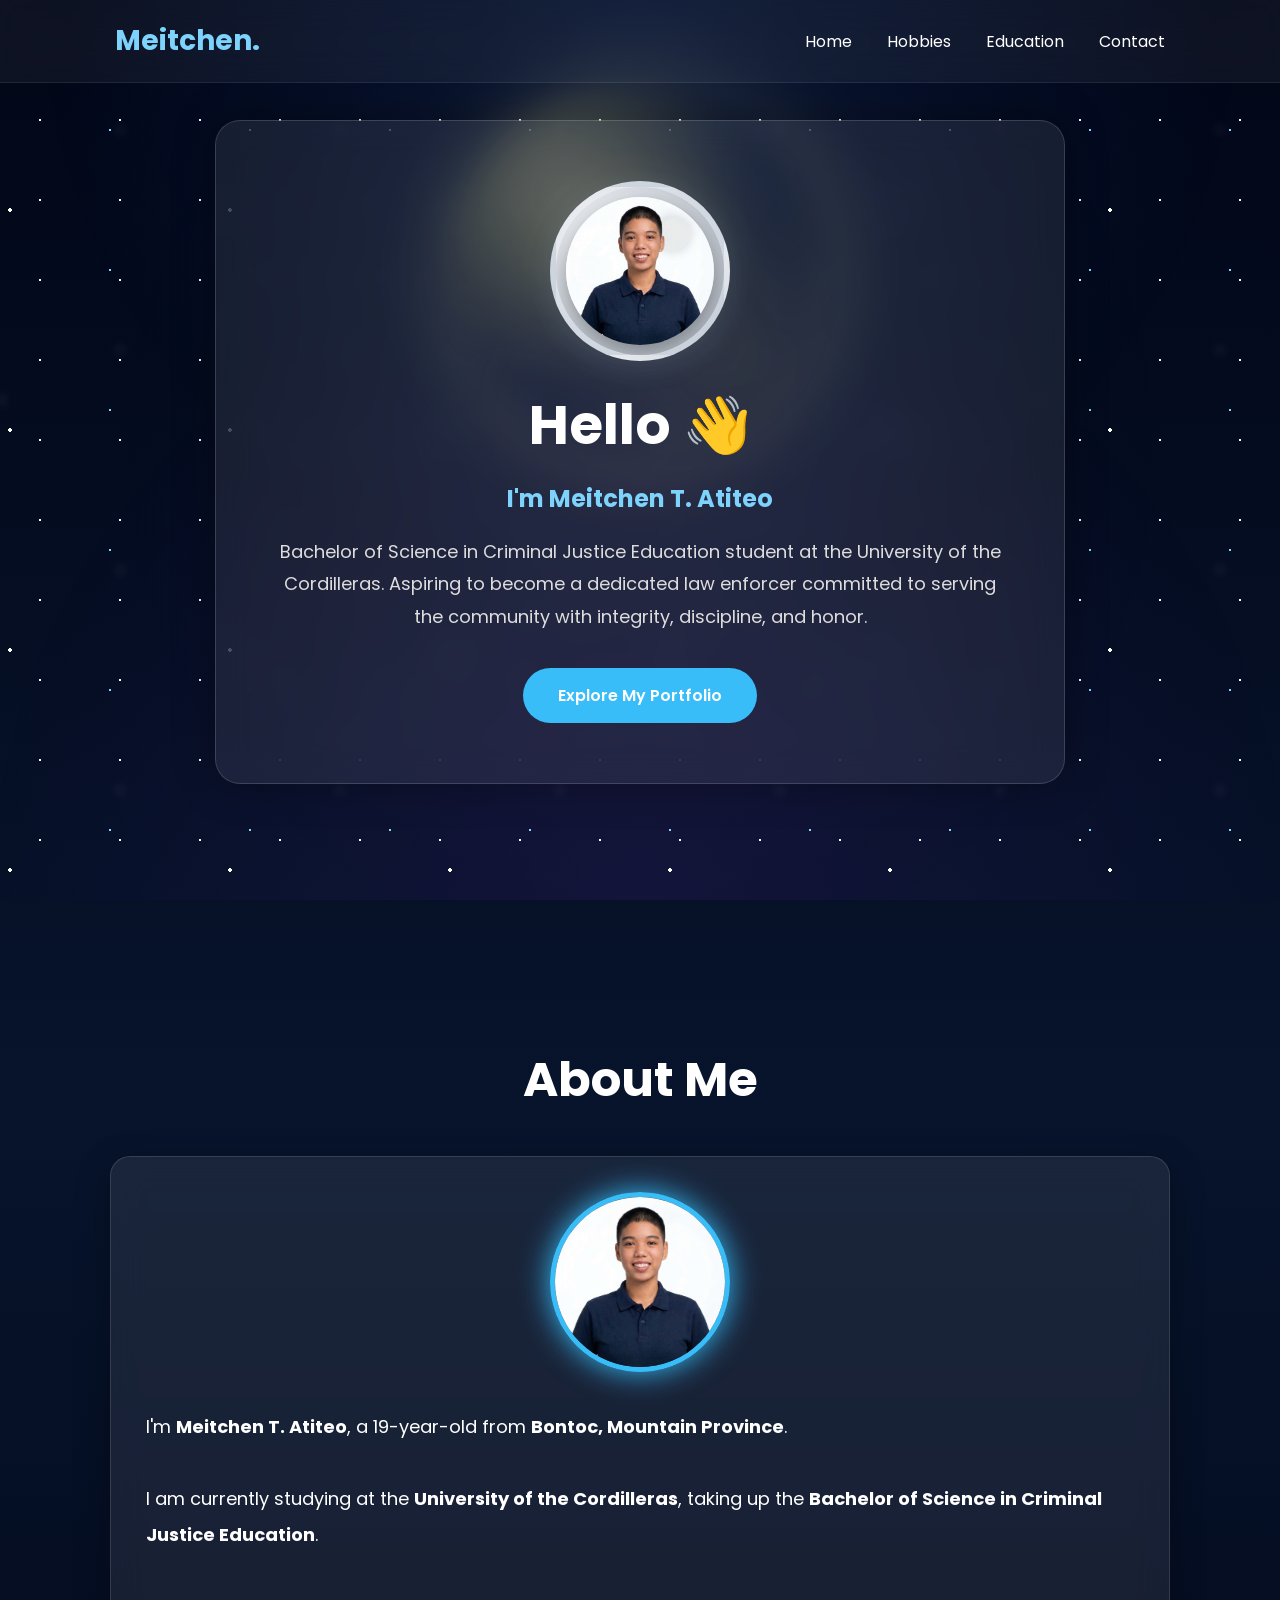
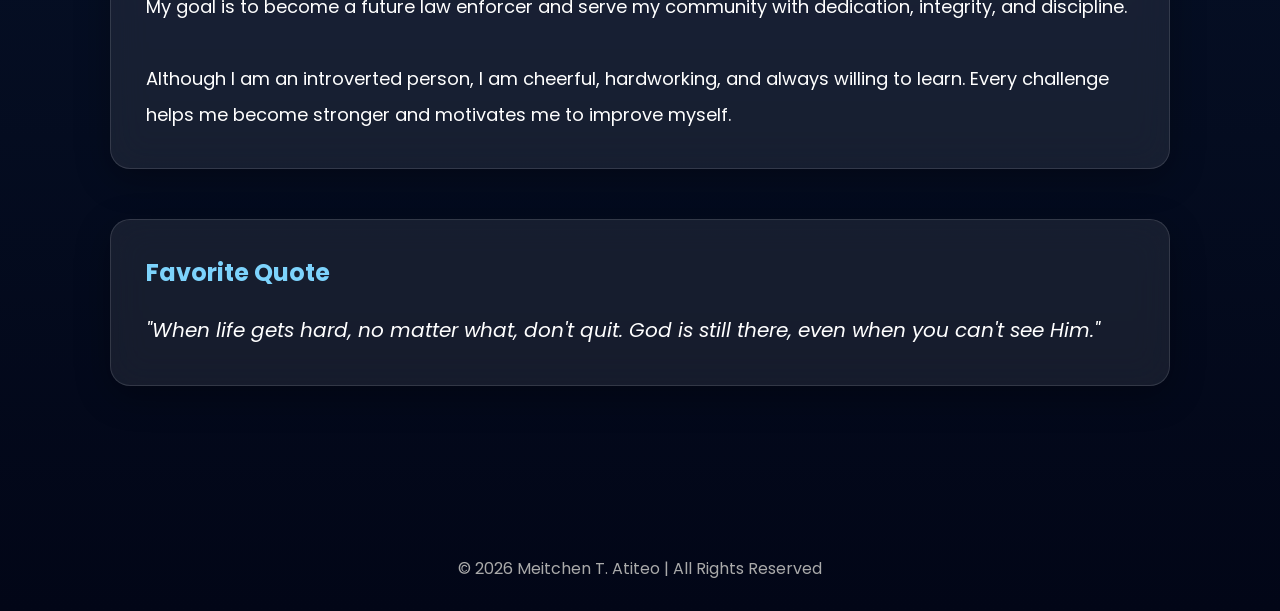
<file: index.html>
<!DOCTYPE html>
<html lang="en">

<head>

    <meta charset="UTF-8">
    <meta name="viewport" content="width=device-width, initial-scale=1.0">

    <title>Meitchen T. Atiteo | Portfolio</title>

    <link rel="stylesheet" href="style.css">
    <link rel="stylesheet" href="stars.css">

</head>

<body>

    <!-- Intro Animation Screen -->
    <div id="introScreen" class="intro-screen">
        <div class="intro-container">
            <div class="particles">
                <div class="particle"></div>
                <div class="particle"></div>
                <div class="particle"></div>
                <div class="particle"></div>
                <div class="particle"></div>
            </div>
            <div class="morphing-shape"></div>
            <h2 class="intro-text">Welcome</h2>
        </div>
    </div>

    <!-- Background -->
    <div id="stars"></div>
    <div id="shooting-stars"></div>

    <!-- Navigation -->
    <nav>

        <h2>Meitchen.</h2>

        <ul>
            <li><a href="index.html">Home</a></li>
            <li><a href="hobbies.html">Hobbies</a></li>
            <li><a href="education.html">Education</a></li>
            <li><a href="contact.html">Contact</a></li>
        </ul>

    </nav>

    <!-- Hero Section -->
    <section class="hero">

        <div class="glass">

            <div class="profile">
                <div class="moon">
                    <img src="profile.jpg" alt="Profile">
                </div>
            </div>

            <h1>Hello 👋</h1>

            <h2>I'm Meitchen T. Atiteo</h2>

            <p>
                Bachelor of Science in Criminal Justice Education student at
                the University of the Cordilleras.
                Aspiring to become a dedicated law enforcer committed to
                serving the community with integrity, discipline, and honor.
            </p>

            <a href="hobbies.html" class="btn">
                Explore My Portfolio
            </a>

        </div>

    </section>

    <!-- About Section -->
    <section id="about" class="page">

        <h1>About Me</h1>

        <div class="card">

            <div style="text-align:center; margin-bottom:30px;">

                <img src="profile.jpg"
                     alt="Profile"
                     style="
                     width:180px;
                     height:180px;
                     border-radius:50%;
                     object-fit:cover;
                     border:5px solid #38bdf8;
                     box-shadow:0 0 30px #38bdf8;">

            </div>

            <p style="line-height:2; font-size:18px;">

                I'm <strong>Meitchen T. Atiteo</strong>, a 19-year-old from
                <strong>Bontoc, Mountain Province</strong>.

                <br><br>

                I am currently studying at the
                <strong>University of the Cordilleras</strong>,
                taking up the
                <strong>Bachelor of Science in Criminal Justice Education</strong>.

                <br><br>

                My goal is to become a future law enforcer and serve my
                community with dedication, integrity, and discipline.

                <br><br>

                Although I am an introverted person,
                I am cheerful, hardworking, and always willing to learn.
                Every challenge helps me become stronger and motivates me to
                improve myself.

            </p>

        </div>

        <br><br>

        <div class="card">

            <h2 style="color:#7dd3fc; margin-bottom:20px;">
                Favorite Quote
            </h2>

            <p style="font-size:20px; line-height:2; font-style:italic;">

                "When life gets hard, no matter what,
                don't quit. God is still there,
                even when you can't see Him."

            </p>

        </div>

    </section>

    <footer>

        © 2026 Meitchen T. Atiteo | All Rights Reserved

    </footer>

    <script>
        // Intro Animation Script
        window.addEventListener('load', function() {
            const introScreen = document.getElementById('introScreen');
            
            // Auto-hide intro screen after animation completes
            setTimeout(function() {
                introScreen.classList.add('hidden');
            }, 4300); // Matches animation duration (3.5s fade out) + buffer
        });

        // Optional: Click to skip intro
        document.getElementById('introScreen').addEventListener('click', function() {
            this.classList.add('hidden');
        });
    </script>

    <script src="stars.js"></script>

</body>

</html>
</file>
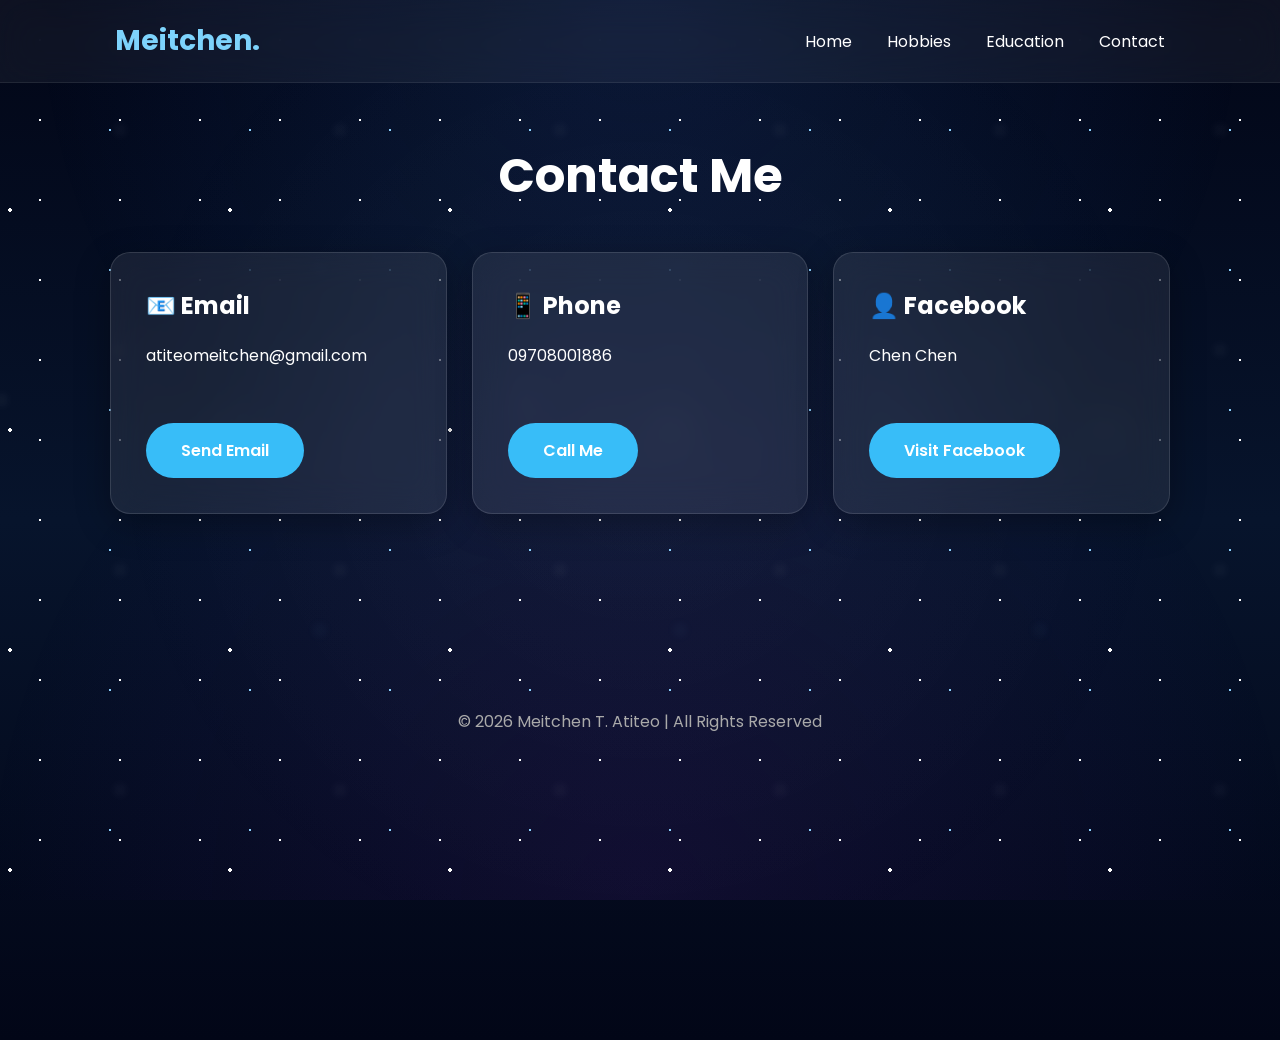
<file: contact.html>
<!DOCTYPE html>
<html lang="en">

<head>

<meta charset="UTF-8">
<meta name="viewport" content="width=device-width, initial-scale=1.0">

<title>Contact | Meitchen Portfolio</title>

<link rel="stylesheet" href="style.css">
<link rel="stylesheet" href="stars.css">

</head>

<body>

<div id="stars"></div>
<div id="shooting-stars"></div>

<nav>

<h2>Meitchen.</h2>

	<ul>

	<li><a href="index.html">Home</a></li>
	<li><a href="hobbies.html">Hobbies</a></li>
	<li><a href="education.html">Education</a></li>
	<li><a href="contact.html">Contact</a></li>

	</ul>

</nav>

<section class="page">

<h1>Contact Me</h1>

<div class="grid">

<div class="card contact-card">

<h2>📧 Email</h2>

<p style="margin:20px 0;">
atiteomeitchen@gmail.com
</p>

<a class="btn"
href="mailto:atiteomeitchen@gmail.com">
Send Email
</a>

</div>

<div class="card contact-card">

<h2>📱 Phone</h2>

<p style="margin:20px 0;">
09708001886
</p>

<a class="btn"
href="tel:09708001886">
Call Me
</a>

</div>

<div class="card contact-card">

<h2>👤 Facebook</h2>

<p style="margin:20px 0;">
Chen Chen
</p>

<a class="btn"
href="https://facebook.com"
target="_blank">
Visit Facebook
</a>

</div>

</div>

</section>

<footer>

© 2026 Meitchen T. Atiteo | All Rights Reserved

</footer>

<script src="stars.js"></script>

</body>
</html>
</file>
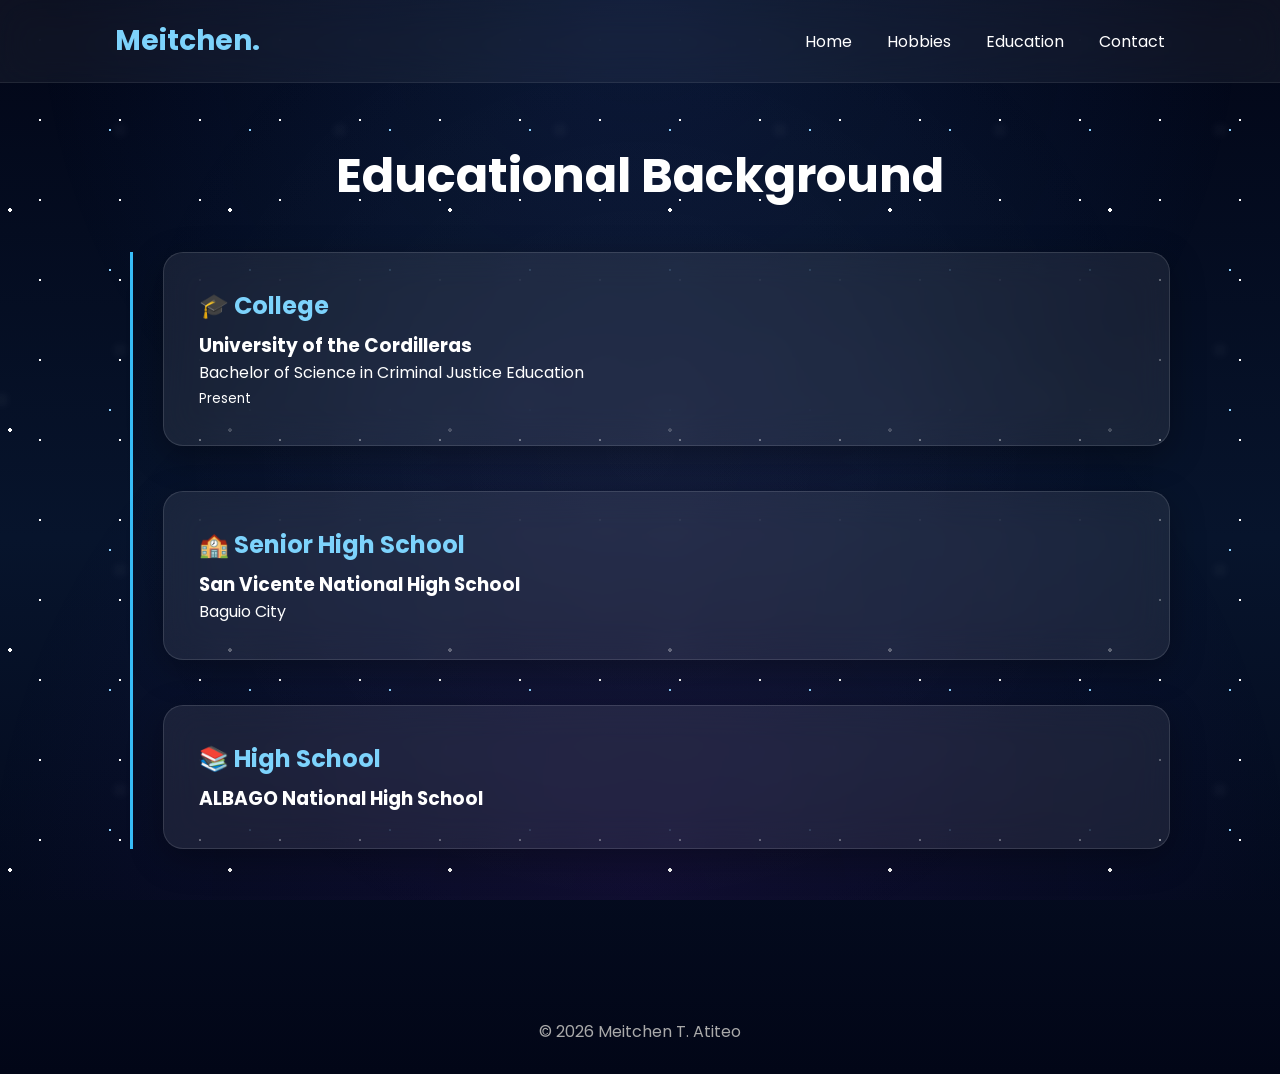
<file: education.html>
<!DOCTYPE html>
<html lang="en">

<head>

    <meta charset="UTF-8">
    <meta name="viewport" content="width=device-width, initial-scale=1.0">

    <title>Education | Meitchen Portfolio</title>

    <link rel="stylesheet" href="style.css">
    <link rel="stylesheet" href="stars.css">

</head>

<body>

<div id="stars"></div>
<div id="shooting-stars"></div>

<nav>

    <h2>Meitchen.</h2>

    <ul>

        <li><a href="index.html">Home</a></li>
        <li><a href="hobbies.html">Hobbies</a></li>
        <li><a href="education.html">Education</a></li>
        <li><a href="contact.html">Contact</a></li>

    </ul>

</nav>

<section class="page">

    <h1>Educational Background</h1>

    <div class="timeline">

        <div class="timeline-item card">
            <h2>🎓 College</h2>
            <h3>University of the Cordilleras</h3>
            <p>Bachelor of Science in Criminal Justice Education</p>
            <small>Present</small>
        </div>

        <div class="timeline-item card">
            <h2>🏫 Senior High School</h2>
            <h3>San Vicente National High School</h3>
            <p>Baguio City</p>
        </div>

        <div class="timeline-item card">
            <h2>📚 High School</h2>
            <h3>ALBAGO National High School</h3>
        </div>

    </div>

</section>

<footer>

    © 2026 Meitchen T. Atiteo

</footer>

<script src="stars.js"></script>

</body>

</html>
</file>
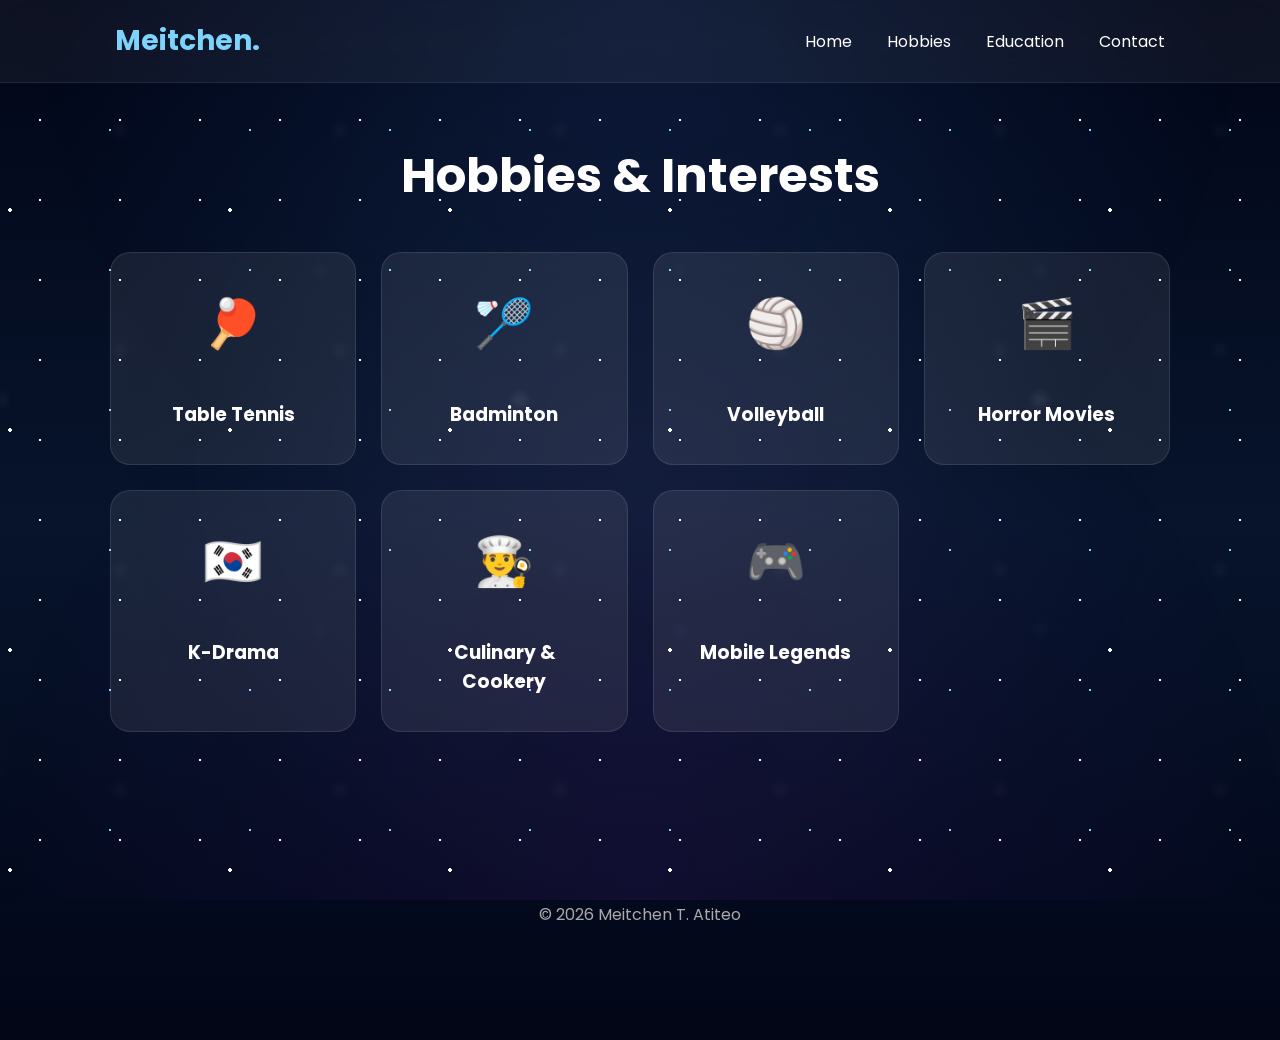
<file: hobbies.html>
<!DOCTYPE html>
<html lang="en">

<head>

    <meta charset="UTF-8">
    <meta name="viewport" content="width=device-width, initial-scale=1.0">

    <title>Hobbies | Meitchen Portfolio</title>

    <link rel="stylesheet" href="style.css">
    <link rel="stylesheet" href="stars.css">

</head>

<body>

<div id="stars"></div>
<div id="shooting-stars"></div>

<nav>

    <h2>Meitchen.</h2>

    <ul>

        <li><a href="index.html">Home</a></li>
        <li><a href="hobbies.html">Hobbies</a></li>
        <li><a href="education.html">Education</a></li>
        <li><a href="contact.html">Contact</a></li>

    </ul>

</nav>

<section class="page">

    <h1>Hobbies & Interests</h1>

    <div class="grid">

        <div class="hobby">
            <h1>🏓</h1>
            <h3>Table Tennis</h3>
        </div>

        <div class="hobby">
            <h1>🏸</h1>
            <h3>Badminton</h3>
        </div>

        <div class="hobby">
            <h1>🏐</h1>
            <h3>Volleyball</h3>
        </div>

        <div class="hobby">
            <h1>🎬</h1>
            <h3>Horror Movies</h3>
        </div>

        <div class="hobby">
            <h1>🇰🇷</h1>
            <h3>K-Drama</h3>
        </div>

        <div class="hobby">
            <h1>👨‍🍳</h1>
            <h3>Culinary & Cookery</h3>
        </div>

        <div class="hobby">
            <h1>🎮</h1>
            <h3>Mobile Legends</h3>
        </div>

    </div>

</section>

<footer>

    © 2026 Meitchen T. Atiteo

</footer>

<script src="stars.js"></script>

</body>

</html>
</file>
<file: style.css>
/* ===========================
   Google Font
=========================== */
@import url('https://fonts.googleapis.com/css2?family=Poppins:wght@300;400;500;600;700;800&display=swap');

/* ===========================
   Reset
=========================== */

*{
    margin:0;
    padding:0;
    box-sizing:border-box;
    font-family:'Poppins',sans-serif;
}

html{
    scroll-behavior:smooth;
}

body{
    background:linear-gradient(180deg,#020617,#07142c,#020617);
    color:#fff;
    overflow-x:hidden;
    min-height:100vh;
}

/* ===========================
   Intro Animation
=========================== */

.intro-screen {
    position: fixed;
    top: 0;
    left: 0;
    width: 100%;
    height: 100%;
    background: linear-gradient(135deg, #020617, #07142c);
    display: flex;
    justify-content: center;
    align-items: center;
    z-index: 9999;
    animation: fadeOutIntro 0.8s ease-out 3.5s forwards;
}

.intro-screen.hidden {
    display: none;
}

.intro-container {
    position: relative;
    display: flex;
    justify-content: center;
    align-items: center;
    width: 300px;
    height: 300px;
}

.morphing-shape {
    position: absolute;
    width: 150px;
    height: 150px;
    background: linear-gradient(135deg, #7dd3fc, #0ea5e9);
    border-radius: 45% 55% 52% 48% / 48% 45% 55% 52%;
    box-shadow: 0 0 40px rgba(125, 211, 252, 0.6), 0 0 80px rgba(14, 165, 233, 0.3);
    animation: morph 3s ease-in-out infinite, glow 2s ease-in-out infinite;
}

@keyframes morph {
    0% {
        border-radius: 45% 55% 52% 48% / 48% 45% 55% 52%;
    }
    50% {
        border-radius: 25% 75% 60% 40% / 60% 30% 70% 40%;
    }
    100% {
        border-radius: 45% 55% 52% 48% / 48% 45% 55% 52%;
    }
}

@keyframes glow {
    0%, 100% {
        box-shadow: 0 0 40px rgba(125, 211, 252, 0.6), 0 0 80px rgba(14, 165, 233, 0.3);
    }
    50% {
        box-shadow: 0 0 60px rgba(125, 211, 252, 0.8), 0 0 120px rgba(14, 165, 233, 0.5);
    }
}

.particles {
    position: absolute;
    width: 100%;
    height: 100%;
}

.particle {
    position: absolute;
    width: 8px;
    height: 8px;
    background: radial-gradient(circle, #7dd3fc, #0ea5e9);
    border-radius: 50%;
    box-shadow: 0 0 10px #7dd3fc;
}

.particle:nth-child(1) {
    top: 10%;
    left: 20%;
    animation: float 3s ease-in-out infinite, orbitParticle 4s ease-in-out 0s;
}

.particle:nth-child(2) {
    top: 15%;
    right: 15%;
    animation: float 3s ease-in-out 0.3s infinite, orbitParticle 4s ease-in-out 0.8s;
}

.particle:nth-child(3) {
    bottom: 10%;
    left: 15%;
    animation: float 3s ease-in-out 0.6s infinite, orbitParticle 4s ease-in-out 1.6s;
}

.particle:nth-child(4) {
    bottom: 15%;
    right: 20%;
    animation: float 3s ease-in-out 0.9s infinite, orbitParticle 4s ease-in-out 2.4s;
}

.particle:nth-child(5) {
    top: 50%;
    left: 5%;
    animation: float 3s ease-in-out 1.2s infinite, orbitParticle 4s ease-in-out 3.2s;
}

@keyframes orbitParticle {
    0% {
        transform: translate(0, 0) scale(1);
        opacity: 0;
    }
    50% {
        opacity: 1;
    }
    100% {
        transform: translate(0, -30px) scale(0.5);
        opacity: 0;
    }
}

@keyframes float {
    0%, 100% {
        transform: translateY(0px);
    }
    50% {
        transform: translateY(-20px);
    }
}

.intro-text {
    position: absolute;
    font-size: 48px;
    font-weight: 700;
    background: linear-gradient(135deg, #7dd3fc, #0ea5e9);
    -webkit-background-clip: text;
    -webkit-text-fill-color: transparent;
    background-clip: text;
    animation: textReveal 1s ease-out 0.5s forwards, textGlow 2s ease-in-out 0.5s infinite;
    opacity: 0;
    letter-spacing: 3px;
}

@keyframes textReveal {
    0% {
        opacity: 0;
        transform: scale(0.5) rotate(-10deg);
        filter: blur(10px);
    }
    100% {
        opacity: 1;
        transform: scale(1) rotate(0deg);
        filter: blur(0px);
    }
}

@keyframes textGlow {
    0%, 100% {
        text-shadow: 0 0 10px rgba(125, 211, 252, 0.5);
    }
    50% {
        text-shadow: 0 0 30px rgba(125, 211, 252, 0.9), 0 0 50px rgba(14, 165, 233, 0.6);
    }
}

@keyframes fadeOutIntro {
    0% {
        opacity: 1;
        visibility: visible;
    }
    100% {
        opacity: 0;
        visibility: hidden;
    }
}

/* ===========================
   Navigation
=========================== */

nav{
    position:fixed;
    top:0;
    left:0;
    width:100%;
    display:flex;
    justify-content:space-between;
    align-items:center;
    padding:20px 9%;
    backdrop-filter:blur(18px);
    background:rgba(255,255,255,.05);
    border-bottom:1px solid rgba(255,255,255,.08);
    z-index:1000;
}

nav h2{
    color:#7dd3fc;
    font-size:28px;
    font-weight:700;
}

nav ul{
    display:flex;
    list-style:none;
    gap:35px;
}

nav a{
    color:white;
    text-decoration:none;
    transition:.35s;
    position:relative;
}

nav a::after{
    content:'';
    position:absolute;
    left:0;
    bottom:-5px;
    width:0%;
    height:2px;
    background:#7dd3fc;
    transition:.3s;
}

nav a:hover::after{
    width:100%;
}

nav a:hover{
    color:#7dd3fc;
}

/* ===========================
Hero
=========================== */

.hero{
    min-height:100vh;
    display:flex;
    justify-content:center;
    align-items:center;
    padding:120px 20px;
}

/* Profile (moon-style) */
.profile{
    display:flex;
    justify-content:center;
    align-items:center;
    margin-bottom:22px;
    position:relative;
}

.profile .moon{
    width:180px;
    height:180px;
    border-radius:50%;
    display:flex;
    align-items:center;
    justify-content:center;
    position:relative;
    overflow:hidden;
    background: radial-gradient(circle at 30% 30%, #f6f7f8 0%, #e6e9ee 25%, #cfd6df 60%, #bfc7d3 100%);
    box-shadow:0 8px 30px rgba(59,130,246,0.08), inset -10px -8px 30px rgba(0,0,0,0.12), 0 0 40px rgba(255,244,180,0.12);
    border:6px solid rgba(255,255,255,0.06);
    z-index:1;
}

/* Moon glow halo */
.profile .moon::after{
    content:"";
    position:absolute;
    left:50%;
    top:50%;
    transform:translate(-50%,-50%);
    width:300px;
    height:300px;
    border-radius:50%;
    background: radial-gradient(circle, rgba(255,247,180,0.48) 0%, rgba(255,243,150,0.30) 30%, rgba(255,240,140,0.10) 55%, transparent 78%);
    filter:blur(14px);
    pointer-events:none;
    z-index:0;
}

/* Circular backdrop behind the profile */
.profile::before{
    content:"";
    position:absolute;
    left:50%;
    top:50%;
    transform:translate(-50%,-50%);
    width:380px;
    height:380px;
    border-radius:50%;
    background-image:
        radial-gradient(circle at 30% 30%, rgba(255,247,180,0.30) 0%, rgba(255,244,150,0.22) 16%, rgba(255,244,140,0.10) 34%, transparent 52%),
        radial-gradient(circle at 70% 70%, rgba(255,230,120,0.08), transparent 46%);
    filter:blur(18px);
    box-shadow:0 0 80px rgba(255,244,170,0.18), inset 0 0 40px rgba(255,244,170,0.06);
    pointer-events:none;
    z-index:-1;
}

@media(max-width:768px){
    .profile::before{ width:300px; height:300px; filter:blur(14px); }
    .profile .moon::after{ width:260px; height:260px; }
}

.profile .moon img{
    box-shadow:0 6px 18px rgba(0,0,0,0.35), 0 0 20px rgba(255,244,180,0.18);
}

.profile .moon img{
    width:88%;
    height:88%;
    object-fit:cover;
    border-radius:50%;
    display:block;
    box-shadow:0 6px 18px rgba(0,0,0,0.35);
}

.profile .moon::before{
    content:"";
    position:absolute;
    right:20%;
    top:18%;
    width:34px;
    height:34px;
    border-radius:50%;
    background:rgba(0,0,0,0.07);
    box-shadow:inset -6px -4px 8px rgba(255,255,255,0.06), 0 0 12px rgba(0,0,0,0.18);
}

.profile .moon::after{
    content:"";
    position:absolute;
    left:18%;
    bottom:22%;
    width:18px;
    height:18px;
    border-radius:50%;
    background:rgba(0,0,0,0.05);
    box-shadow:inset -4px -3px 6px rgba(255,255,255,0.04);
}

.glass{
    width:90%;
    max-width:850px;
    background:rgba(255,255,255,.08);
    backdrop-filter:blur(18px);
    border:1px solid rgba(255,255,255,.15);
    border-radius:25px;
    padding:60px;
    text-align:center;
    box-shadow:0 0 40px rgba(0,0,0,.35);
}

.glass h1{
    font-size:55px;
    margin-bottom:15px;
}

.glass h2{
    color:#7dd3fc;
    margin-bottom:20px;
}

.glass p{
    color:#ddd;
    line-height:1.8;
    font-size:18px;
}

/* ===========================
Buttons
=========================== */

.btn{
    display:inline-block;
    margin-top:35px;
    padding:15px 35px;
    border-radius:50px;
    background:#38bdf8;
    color:white;
    text-decoration:none;
    transition:.35s;
    font-weight:600;
}

.btn:hover{
    transform:translateY(-4px);
    box-shadow:0 0 30px #38bdf8;
}

/* ===========================
Page Sections
=========================== */

.page{
    max-width:1100px;
    margin:140px auto;
    padding:0 20px;
}

.page h1{
    text-align:center;
    font-size:48px;
    margin-bottom:40px;
}

.card{
    background:rgba(255,255,255,.08);
    backdrop-filter:blur(18px);
    border-radius:20px;
    padding:35px;
    border:1px solid rgba(255,255,255,.12);
    box-shadow:0 10px 35px rgba(0,0,0,.3);
    transition:.35s;
}

.card:hover{
    transform:translateY(-8px);
}

/* ===========================
Hobbies Grid
=========================== */

.grid{
    display:grid;
    grid-template-columns:repeat(auto-fit,minmax(240px,1fr));
    gap:25px;
}

.hobby{
    background:rgba(255,255,255,.08);
    border-radius:20px;
    padding:35px;
    text-align:center;
    transition:.35s;
    border:1px solid rgba(255,255,255,.1);
}

.hobby:hover{
    transform:translateY(-8px) scale(1.03);
    box-shadow:0 0 30px rgba(125,211,252,.4);
}

.hobby h3{
    margin-top:15px;
}

/* ===========================
Timeline
=========================== */

.timeline{
    position:relative;
    margin-left:20px;
    border-left:3px solid #38bdf8;
    padding-left:30px;
}

.timeline-item{
    margin-bottom:45px;
}

.timeline-item h2{
    color:#7dd3fc;
    margin-bottom:8px;
}

/* ===========================
Contact Cards
=========================== */

.contact-card{
    margin-bottom:25px;
}

/* ===========================
Footer
=========================== */

footer{
    text-align:center;
    padding:30px;
    color:#aaa;
}

/* ===========================
Responsive
=========================== */

@media(max-width:768px){

nav{
    flex-direction:column;
    gap:15px;
    padding:15px;
}

nav ul{
    flex-wrap:wrap;
    justify-content:center;
    gap:18px;
}

.glass{
    padding:35px;
}

.glass h1{
    font-size:40px;
}

.page h1{
    font-size:36px;
}

}
</file>
<file: stars.css>
/* ===========================
   Twinkling Stars Background
=========================== */

#stars{
    position:fixed;
    inset:0;
    overflow:hidden;
    z-index:-3;

    background-image:
        radial-gradient(white 1px, transparent 1px),
        radial-gradient(#8fd3ff 1px, transparent 1px),
        radial-gradient(#ffffff 2px, transparent 2px);

    background-size:
        80px 80px,
        140px 140px,
        220px 220px;

    background-position:
        0 0,
        40px 60px,
        120px 100px;

    animation:twinkle 8s ease-in-out infinite alternate;
}

/* Extra blurred glow layer so twinkling stars also have a soft glow */
#stars::before{
    content:"";
    position:absolute;
    inset:0;
    pointer-events:none;
    background-image:
        radial-gradient(rgba(255,255,255,0.95) 2px, transparent 2px),
        radial-gradient(rgba(143,211,255,0.9) 2px, transparent 2px),
        radial-gradient(rgba(255,255,255,0.85) 3px, transparent 3px);
    background-size: 220px 220px, 360px 360px, 520px 520px;
    background-position: 10px 20px, 140px 90px, 260px 140px;
    filter:blur(6px);
    opacity:.55;
    z-index:-3;
    animation:glow 6s ease-in-out infinite alternate;
}

@keyframes glow{
    from{ opacity:.35; transform:translateY(-10px); }
    to{ opacity:.85; transform:translateY(10px); }
}

@keyframes twinkle{

    from{
        opacity:.45;
    }

    to{
        opacity:1;
    }

}

/* ===========================
   Shooting Stars
=========================== */

#shooting-stars{
    position:fixed;
    inset:0;
    overflow:hidden;
    pointer-events:none;
    z-index:-2;
}

.shooting-star{

    position:absolute;

    width:180px;
    height:2px;

    background:linear-gradient(
        90deg,
        white,
        rgba(255,255,255,0)
    );

    border-radius:999px;

    transform:rotate(-35deg);

    animation:shoot 2.2s linear forwards;
}

.shooting-star::before{

    content:"";

    position:absolute;

    left:0;

    top:-3px;

    width:8px;
    height:8px;

    border-radius:50%;

    background:white;

    box-shadow:
        0 0 12px white,
        0 0 25px #8fd3ff;

}

/* ===========================
Animation
=========================== */

@keyframes shoot{

    from{

        transform:
            translate(0,0)
            rotate(-35deg);

        opacity:1;

    }

    to{

        transform:
            translate(-900px,900px)
            rotate(-35deg);

        opacity:0;

    }

}

/* ===========================
Glow Overlay
=========================== */

body::before{

    content:"";

    position:fixed;

    inset:0;

    background:
    radial-gradient(circle at top,#3b82f620,transparent 55%),
    radial-gradient(circle at bottom,#9333ea18,transparent 60%);

    z-index:-4;

}

/* ===========================
Floating Light
=========================== */

body::after{

    content:"";

    position:fixed;

    inset:0;

    background:
    radial-gradient(circle,#ffffff08 0%,transparent 70%);

    animation:floatGlow 12s ease-in-out infinite alternate;

    z-index:-5;

}

@keyframes floatGlow{

    from{

        transform:translateY(-40px);

    }

    to{

        transform:translateY(40px);

    }

}
</file>
